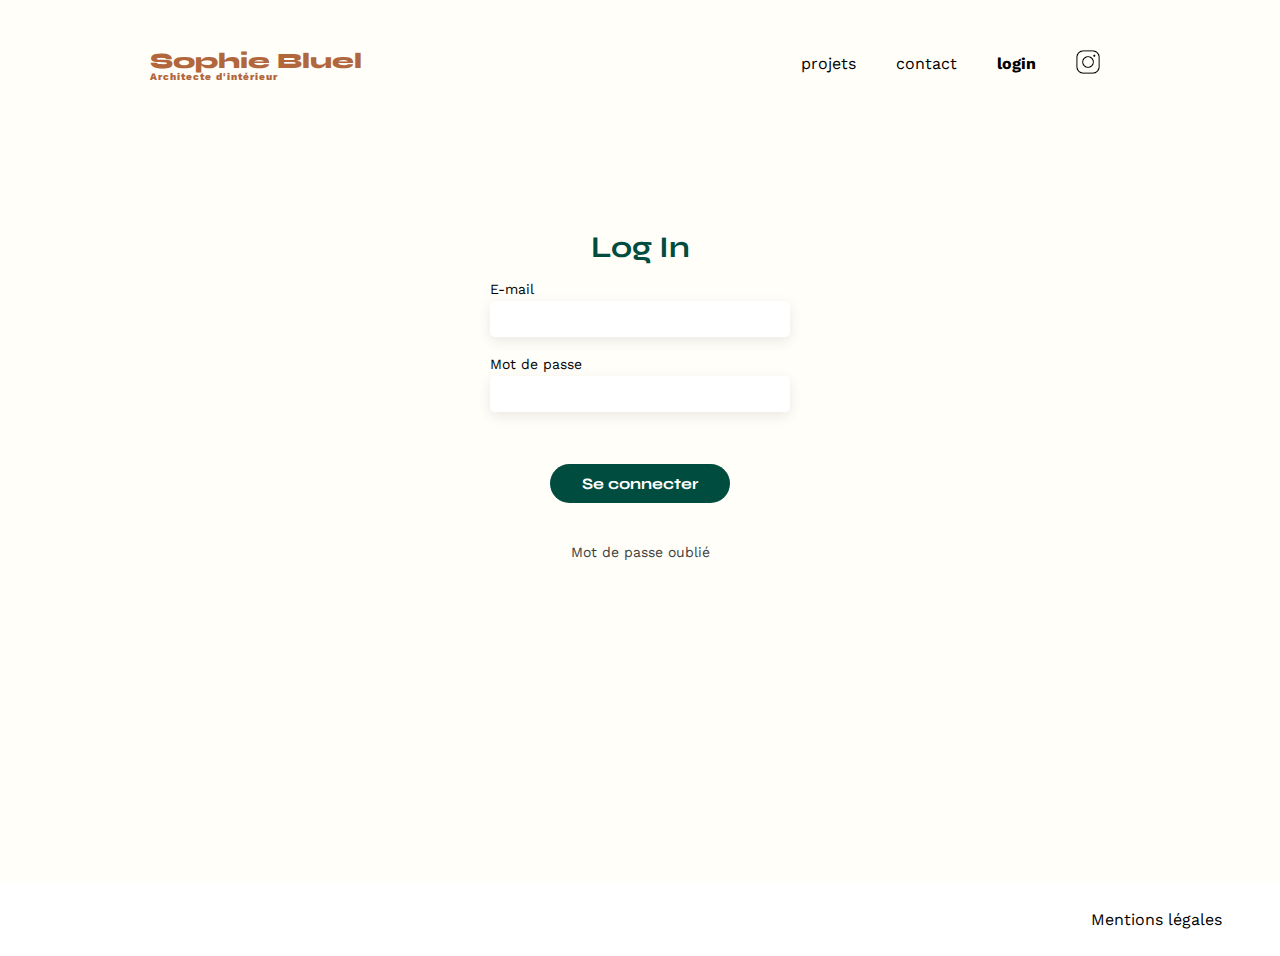
<file: FrontEnd/login.html>
<!DOCTYPE html>
<html lang="fr">
<head>
    <meta charset="UTF-8">
    <title>Connexion - Sophie Bluel</title>
    <meta name="viewport" content="width=device-width, initial-scale=1.0">
    <link rel="preconnect" href="https://fonts.googleapis.com">
    <link rel="preconnect" href="https://fonts.gstatic.com" crossorigin>
    <link href="https://fonts.googleapis.com/css2?family=Syne:wght@700;800&family=Work+Sans&display=swap" rel="stylesheet">
    <meta name="description" content="">
    <link rel="stylesheet" href="./assets/style.css">
</head>
<body>
<header>
    <h1>Sophie Bluel <span>Architecte d'intérieur</span></h1>
    <nav>
        <ul>
            <li><a href="index.html">projets</a></li>
            <li><a href="index.html#contact">contact</a></li>
            <li><a href="login.html" class="active">login</a></li>
            <li><a href="#"><img src="./assets/icons/instagram.png" alt="Instagram"></a></li>
        </ul>
    </nav>
</header>
<main>
    <section id="login">
        <h2>Log In</h2>
        <form id="loginForm" action="#" method="post">
            <label for="email">E-mail</label>
            <input type="email" name="email" id="email" required>
            <label for="password">Mot de passe</label>
            <input type="password" name="password" id="password" required>
            <input type="submit" value="Se connecter">
            <a href="#">Mot de passe oublié</a>
        </form>
        <p id="error-message"></p>
    </section>
</main>
<footer id="login-footer">
    <nav>
        <ul>
            <li><a href="#">Mentions légales</a></li>
        </ul>
    </nav>
</footer>
<script src="assets/js/login.js"></script>
</body>
</html>
</file>
<file: FrontEnd/assets/style.css>
/* http://meyerweb.com/eric/tools/css/reset/
   v2.0 | 20110126
   License: none (public domain)
*/

html,
body,
div,
span,
applet,
object,
iframe,
h1,
h2,
h3,
h4,
h5,
h6,
p,
blockquote,
pre,
a,
abbr,
acronym,
address,
big,
cite,
code,
del,
dfn,
em,
img,
ins,
kbd,
q,
s,
samp,
small,
strike,
strong,
sub,
sup,
tt,
var,
b,
u,
i,
center,
dl,
dt,
dd,
ol,
ul,
li,
fieldset,
form,
label,
legend,
table,
caption,
tbody,
tfoot,
thead,
tr,
th,
td,
article,
aside,
canvas,
details,
embed,
figure,
figcaption,
footer,
header,
hgroup,
menu,
nav,
output,
ruby,
section,
summary,
time,
mark,
audio,
video {
  margin: 0;
  padding: 0;
  border: 0;
  font-size: 100%;
  font: inherit;
  vertical-align: baseline;
}

/* HTML5 display-role reset for older browsers */
article,
aside,
details,
figcaption,
figure,
footer,
header,
hgroup,
menu,
nav,
section {
  display: block;
}

body {
  line-height: 1;
  background-color: #FFFEF8;
  font-family: 'Work Sans';
  font-size: 14px;
}

main {
  max-width: 1140px;
  margin: auto;
}

ol,
ul {
  list-style: none;
}

blockquote,
q {
  quotes: none;
}

blockquote:before,
blockquote:after,
q:before,
q:after {
  content: '';
  content: none;
}

table {
  border-collapse: collapse;
  border-spacing: 0;
}

/** end reset css**/

header {
  display: flex;
  justify-content: space-between;
  margin: 50px 150px 150px 150px
}

h1 {
  display: flex;
  flex-direction: column;
  font-family: 'Syne';
  font-size: 22px;
  font-weight: 800;
  color: #B1663C
}

h1>span {
  font-family: 'Work Sans';
  font-size: 10px;
  letter-spacing: 0.1em;
  ;
}

h2 {
  font-family: 'Syne';
  font-weight: 700;
  font-size: 30px;
  color: #1D6154
}

nav ul {
  display: flex;
  align-items: center;
  list-style-type: none;

}

nav li {
  padding: 0 10px;
  font-size: 1.2em;
  cursor: pointer;
}

#introduction {
  display: flex;
  align-items: center;
  margin-bottom: 140px;
}

#introduction figure {
  flex: 1
}

#introduction img {
  display: block;
  margin: auto;
  width: 80%;
}

#introduction article {
  flex: 1
}

#introduction h2 {
  margin-bottom: 1em;
}

#introduction p {
  margin-bottom: 0.5em;
  width: 404px;
}

#portfolio h2 {
  text-align: center;
  margin-bottom: 1em;
}

.gallery {
  width: 100%;
  display: grid;
  grid-template-columns: 1fr 1fr 1fr;
  grid-column-gap: 20px;
  grid-row-gap: 20px;
}

.gallery img {
  width: 100%;

}

#contact {
  margin: auto;
  display: flex;
  flex-direction: column;
  align-items: center;
  margin-top: 60px;
}

#contact>* {
  text-align: center;

}

#contact h2 {
  margin-bottom: 20px;
}

#contact form {
  text-align: left;
  margin-top: 30px;
  display: flex;
  flex-direction: column;
  width: 30%;
}

#contact input {
  height: 50px;
  font-size: 1.2em;
  border: none;
  box-shadow: 0px 4px 14px rgba(0, 0, 0, 0.09);
}

#contact label {
  margin: 2em 0 1em 0;
}

#contact textarea {
  border: none;
  box-shadow: 0px 4px 14px rgba(0, 0, 0, 0.09);
  resize: none;
}

input[type="submit"] {
  font-family: 'Syne';
  font-weight: 700;
  color: white;
  background-color: #1D6154;
  margin: 2em auto;
  width: 180px;
  text-align: center;
  border-radius: 60px;
}

footer nav ul {
  display: flex;
  justify-content: flex-end;
  padding: 2em;
  background-color: white;
}

/* Style pour les boutons de filtre */
.filter-button {
  border: 1px solid #004d40;
  border-radius: 20px;
  padding: 10px 20px;
  margin: 5px;
  background-color: transparent;
  color: #004d40;
  cursor: pointer;
  font-family: 'Syne', sans-serif;
}

.filter-button:hover {
  background-color: #e0f2f1;
}

.filter-button.active {
  background-color: #004d40;
  color: #ffffff;
}

#filter-container {
  display: flex;
  justify-content: center;
  margin-bottom: 20px;
}

/* Styles pour la page de connexion */
#login {
  display: flex;
  flex-direction: column;
  align-items: center;
  justify-content: center;
  text-align: center;
}

#login h2 {
  font-family: 'Syne', sans-serif;
  color: #004d40;
  margin-bottom: 20px;
}

#login form {
  display: flex;
  flex-direction: column;
  width: 300px;
}

#login label {
  font-family: 'Work Sans', sans-serif;
  display: flex;
  font-size: 14px;
  margin-bottom: 5px;
}

#login input[type="email"],
#login input[type="password"] {
  padding: 10px;
  margin-bottom: 20px;
  border: none;
  border-radius: 5px;
  font-size: 14px;
  box-shadow: 0px 4px 14px rgba(0, 0, 0, 0.09);
}

#login input[type="submit"] {
  padding: 10px;
  background-color: #004d40;
  color: #fff;
  border: none;
  cursor: pointer;
  font-size: 16px;
  font-family: 'Syne', sans-serif;
}

#login input[type="submit"]:hover {
  background-color: #00332e;
}

#login a {
  font-family: 'Work Sans', sans-serif;
  font-size: 14px;
  color: #3D3D3D;
  margin-top: 10px;
  text-decoration: none;
}

#login a:hover {
  text-decoration: underline;
}

#login-footer {
  margin-top: 19rem;
}

/* Mise à jour des styles de navigation */
nav ul {
  display: flex;
  list-style-type: none;
  padding: 0;
}

nav li {
  margin-right: 20px;
}

nav a {
  text-decoration: none;
  color: black;
  font-family: 'Work Sans', sans-serif;
  font-size: 16px;
}

nav li:nth-child(3) a.active {
  font-weight: bold;
}

nav a:hover,
nav a:focus {
  text-decoration: underline;
}

/* Styles pour l'image Instagram */
nav img {
  width: 24px;
  height: 24px;
}

/* Styles pour le mode d'édition */
#admin-bar {
  background-color: black;
  color: white;
  text-align: center;
  justify-content: center;
  gap: 12px;
  padding: 20px 0;
  display: none;
}

#admin-bar p {
  margin: 0;
  font-family: 'work', sans-serif;
  font-size: 16px;
  font-weight: 400;
}

/* Styles pour le modal */
.modal {
  display: none;
  position: fixed;
  z-index: 1000;
  left: 0;
  top: 0;
  width: 100%;
  height: 100%;
  overflow: auto;
  background-color: rgba(0, 0, 0, 0.4);
}

.modal-content {
  position: relative;
  display: flex;
  flex-direction: column;
  gap: 25px;
  background-color: #fefefe;
  margin: 5% auto;
  padding: 50px 90px;
  border: 1px solid #888;
  width: 80%;
  max-width: 500px;
  text-align: center;
  border-radius: 10px;
}

.modal-gallery {
  display: flex;
  flex-wrap: wrap;
}

.modal-content h2 {
  margin-top: 0;
  padding: 20px 0;
  color: black;
  font-size: 24px;
  font-family: 'work', sans-serif;
  font-weight: 400;
}

.back-button {
  position: absolute;
  top: 25px;
  left: 28px;
  color: black;
  font-size: 28px;
  font-weight: bold;
  cursor: pointer;
  background: none;
  border: none;
}

.back-button:hover,
.back-button:focus {
  color: grey;
  text-decoration: none;
  cursor: pointer;
}

.close-button {
  position: absolute;
  top: 25px;
  right: 28px;
  color: black;
  font-size: 28px;
  font-weight: bold;
  cursor: pointer;
  background: none;
  border: none;
}

.close-button:hover,
.close-button:focus {
  color: grey;
  text-decoration: none;
  cursor: pointer;
}


#upload-label {
  display: flex;
  flex-direction: column;
  align-items: center;
  gap: 6px;
  padding: 20px;
  border-radius: 5px;
  background-color: #E8F1F6;
  cursor: pointer;
}

.fa-image {
  font-size: 80px;
  color: #B9C5CC;
}

.upload-label span {
  color: #306685;
  background-color: #CBD6DC;
  font-size: 16px;
  padding: 10px 33px;
  border-radius: 50px;
}

#photo-upload {
  display: none;
}

#add-photo-form {
  display: flex;
  flex-direction: column;
  gap: 30px;
}

.form-group {
  display: flex;
  flex-direction: column;
  align-items: flex-start;
  gap: 10px;
}

#add-photo-form input,
#add-photo-form select {
  width: 100%;
  padding: 15px;
  border: none;
  border-radius: 5px;
  box-shadow: 0px 4px 14px rgba(0, 0, 0, 0.09);
  box-sizing: border-box;
}

/* Styles pour le formulaire d'ajout de photo */
#add-photo-form select:focus {
  border-color: #1D6154;
  outline: none;
}

.add-photo-button {
  padding: 10px 20px;
  font-family: 'Syne', sans-serif;
  font-weight: 700;
  color: white;
  background-color: #1D6154;
  border: none;
  border-radius: 50px;
  cursor: pointer;
  width: 50%;
  margin-left: 25%;
  transition: background-color 0.3s;
}

.add-photo-button:disabled {
  background-color: #999;
  cursor: not-allowed;
}


.modal-separator {
  border: none;
  border-top: 1px solid #ccc;
  margin: 20px 0; /* Ajustez les marges selon vos besoins */
}

#photo-preview {
  display: none;
  max-width: 30%;
  height: auto;
}


/* Style pour la galerie d'images dans le modal */
.modal-gallery li {
  display: inline-block;
  width: calc(20% - 10px);
  margin: 5px;
  position: relative;
}

.modal-gallery img {
  width: 100%;
  height: auto;
  display: block;
}

.delete-icon {
  position: absolute;
  top: 5px;
  right: 5px;
  color: white;
  background-color: black;
  padding: 5px;
  border-radius: 5px;
  cursor: pointer;
}


/* Styles pour le bouton "modifier" */
#edit-button {
  display: none;
  display: flex;
  align-items: center;
  font-family: 'works', sans-serif;
  font-size: 14px;
  font-weight: 400;
  line-height: 16.42px;
  color: black;
  text-decoration: none;
  margin-left: 10px; /* Espace entre le texte "Mes Projets" et le bouton "modifier" */
  display: none;
}

#edit-button i {
  margin-right: 5px; /* Espace entre l'icône et le texte "modifier" */
}

#edit-button:hover {
  text-decoration: underline;
}

#portfolio h2 {
  display: flex;
  align-items: center;
  justify-content: center;
  gap: 20px;
  font-family: 'Syne', sans-serif;
  font-weight: 700;
  font-size: 30px;
  color: #1D6154;
}

[id="error-message"]{
  color: red;
  font-weight: bold;
  margin-top: 20px;
}
</file>
